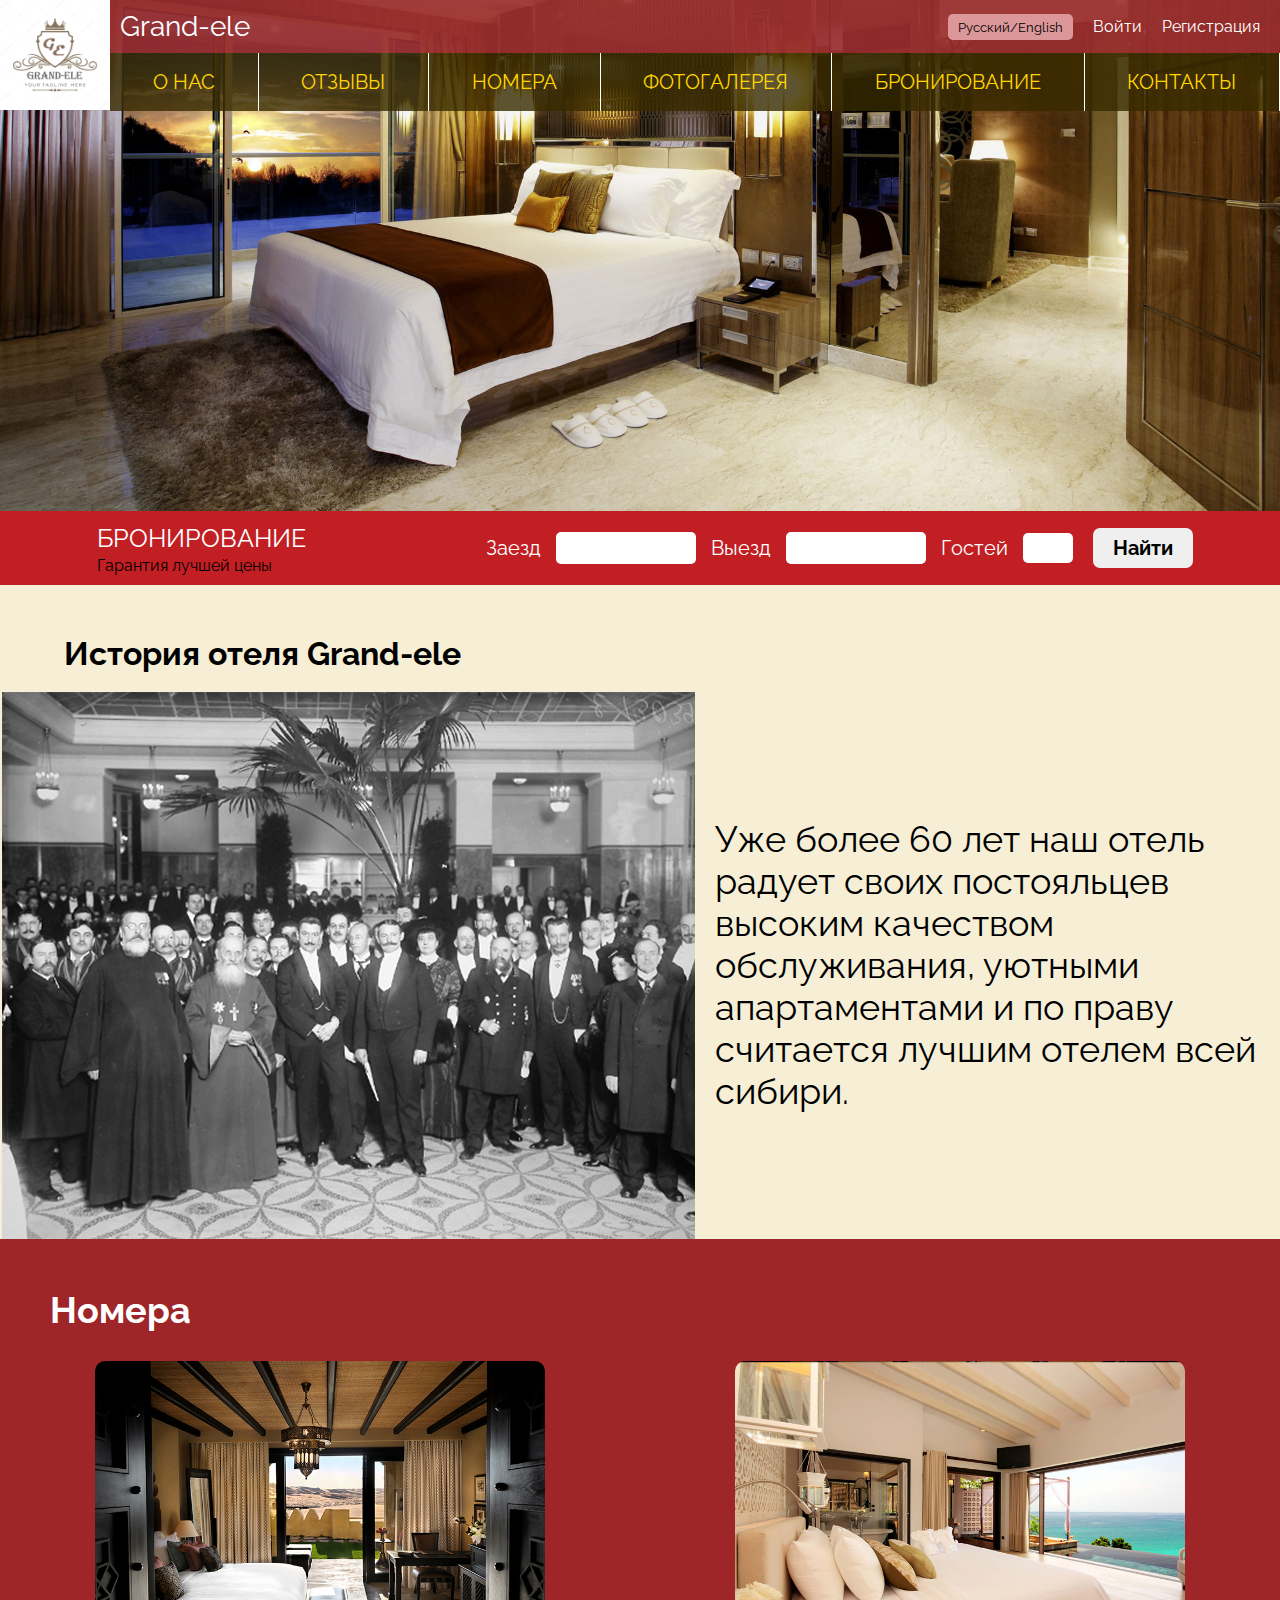
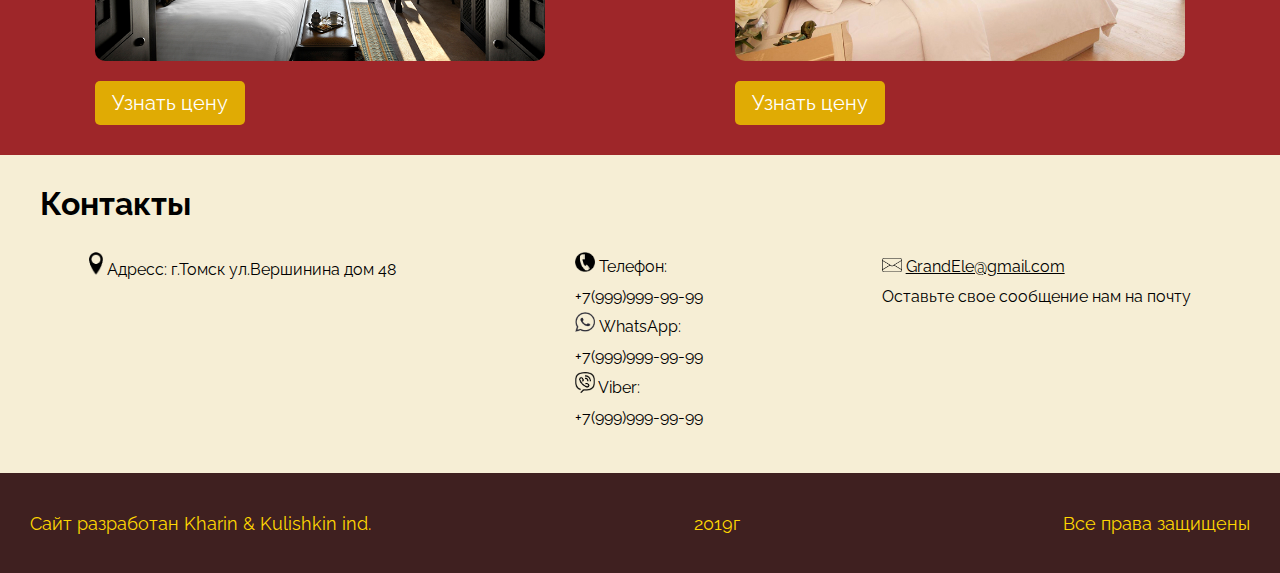
<file: index.html>
<!DOCTYPE html>
<html lang="rus">
<head>
	<meta charset="UTF-8">
	<title>Gand-ele</title>
	<link rel="stylesheet" href="css/main.css" type="text/css">
	<link href="https://fonts.googleapis.com/css?family=Raleway&display=swap" rel="stylesheet">
</head>
<body>
	<header>
		<a href="#"><img class="logo" src="img/Logo.jpg" alt="Logo"></a>
		<nav>
			<div class="header-top">
				<div class="hotel-name">Grand-ele</div>
				<div class="header-right">
					<button class="language">Русский/English</button>
					<div class="auth"><a href="authform.html">Войти</a></div>
					<div class="auth"><a href="regform.html">Регистрация</a></div>
				</div>
			</div>
			<div class="nav-panel">
				<ul>
					<li><a class="nav-link" href="#">О НАС</a></li>
					<li><a class="nav-link" href="#">ОТЗЫВЫ</a></li>
					<li><a class="nav-link" href="rooms.html">НОМЕРА</a></li>
					<li><a class="nav-link" href="#">ФОТОГАЛЕРЕЯ</a></li>
					<li><a class="nav-link" href="#">БРОНИРОВАНИЕ</a></li>
					<li class="border-none"><a class="nav-link" href="#">КОНТАКТЫ</a></li>
				</ul>
			</div>
		</nav>
	</header>
	<section class="book">
		<div class="book-text">
			<span class="bold-text">БРОНИРОВАНИЕ</span>
			<br>
			<span class="small-text">Гарантия лучшей цены</span>
		</div>
		<form action="" class="book-form">
			<div class="form-text">Заезд</div>
			<input class="form-input calendar" type="text">
			<div class="form-text">Выезд</div>
			<input class="form-input calendar" type="text">
			<div class="form-text">Гостей</div>
			<input class="form-input form-number" type="text">
			<button class="book-btn" type="submit">Найти</button>
		</form>
	</section>
	<section class="history">
		<h1>История отеля Grand-ele</h1>
		<div class="content">
			<img src="img/History.jpg" alt="History">
			<div class="history-text">
				Уже более 60 лет наш отель радует своих постояльцев
				высоким качеством обслуживания, уютными
				апартаментами и по праву считается лучшим
				отелем всей сибири.
			</div>
		</div>
	</section>
	<section class="rooms">
		<h1>Номера</h1>
			<div class="content-rooms">
				<div class="room">
					<img src="img/room1.jpg" alt="room">
					<button class="room-btn">
						Узнать цену
					</button>
			</div>
				<div class="room">
					<img src="img/room2.jpg" alt="room">
					<button class="room-btn">
						Узнать цену
					</button>
				</div>
			</div>
	</section>
	<section class="contacts">
		<h1>Контакты</h1>
		<div class="contacts-content">
			<div class="contact-elem">
				<img class="ico-geo" src="img/geoico.png" alt="geo">
				Адресс: г.Томск ул.Вершинина дом 48
			</div>
			<div class="contact-elem max1">
				<img class="ico" src="img/telephoneico.png" alt="tele">
				Телефон: 
				<br>
				+7(999)999-99-99
				<br>
				<img class="ico" src="img/whtasappico.png" alt="what">
				WhatsApp:
				<br>
				 +7(999)999-99-99
				<br>
				<img class="ico" src="img/Viberico.png" alt="what">
				Viber:
				<br>
				 +7(999)999-99-99
			</div>
			<div class="contact-elem">
				<img class="ico" src="img/emailico.png" alt="email">
				<span>GrandEle@gmail.com</span>
				<br>
				Оставьте свое сообщение нам на почту
			</div>
		</div>
	</section>
	<section class="map">
		<script type="text/javascript" charset="utf-8" async src="https://api-maps.yandex.ru/services/constructor/1.0/js/?um=constructor%3Aeaef5f4f166ace2da00974d4bed9f6677b562daaa5a3f68544fbc97f66a0f4d7&amp;width=100%25&amp;height=447&amp;lang=ru_RU&amp;scroll=true"></script>
	</section>
	<footer >
		<div class="text-gold">Сайт разработан Kharin & Kulishkin ind.</div>
		<div class="text-gold">2019г</div>
		<div class="text-gold">Все права защищены</div>
	</footer>
</body>
</html>
</file>
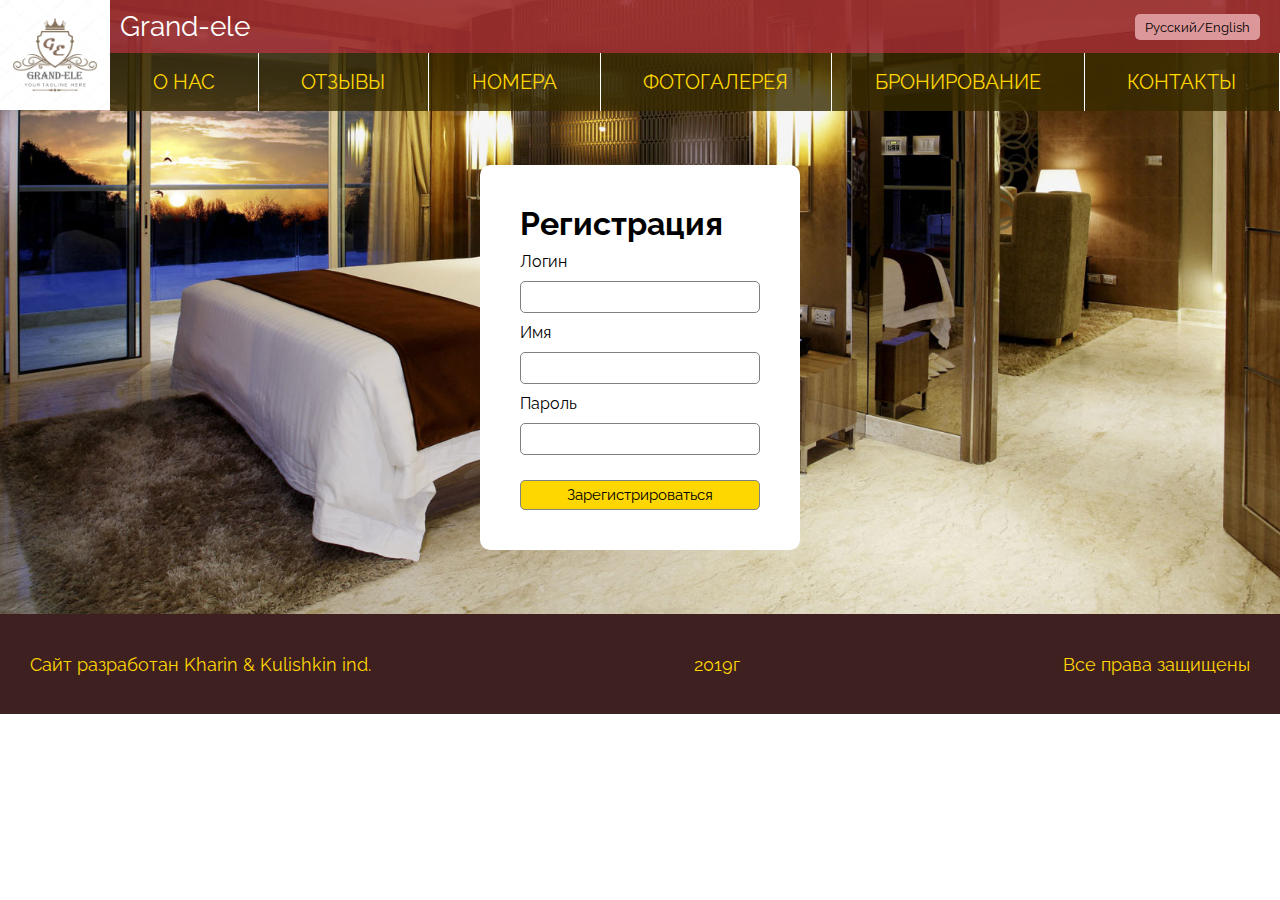
<file: regform.html>
<!DOCTYPE html>
<html lang="rus">
<head>
	<meta charset="UTF-8">
	<title>Gand-ele</title>
	<link rel="stylesheet" href="css/main.css" type="text/css">
	<link rel="stylesheet" href="css/reg.css" type="text/css">
	<link href="https://fonts.googleapis.com/css?family=Raleway&display=swap" rel="stylesheet">
</head>
<body>
	<header>
		<div class="reghed">
			<a href="index.html"><img class="logo" src="img/Logo.jpg" alt="Logo"></a>
		<nav>
			<div class="header-top">
				<div class="hotel-name">Grand-ele</div>
					<button class="language">Русский/English</button>
			</div>
			<div class="nav-panel">
				<ul>
					<li><a class="nav-link" href="#">О НАС</a></li>
					<li><a class="nav-link" href="#">ОТЗЫВЫ</a></li>
					<li><a class="nav-link" href="rooms.html">НОМЕРА</a></li>
					<li><a class="nav-link" href="#">ФОТОГАЛЕРЕЯ</a></li>
					<li><a class="nav-link" href="#">БРОНИРОВАНИЕ</a></li>
					<li class="border-none"><a class="nav-link" href="#">КОНТАКТЫ</a></li>
				</ul>
			</div>
		</nav>
		</div>
			<form class="reg-form" action="">
				<h1>Регистрация</h1>
				<div class="reg-text">Логин</div>
				<input class="reg-input" type="text" name="login">
				<div class="reg-text">Имя</div>
				<input class="reg-input" type="text" name="name">
				<div class="reg-text">Пароль</div>
				<input class="reg-input pass" type="password" name="pass">
				<br>
				<button class="reg-btn">Зарегистрироваться</button>
			</form>
	</header>
		<footer >
		<div class="text-gold">Сайт разработан Kharin & Kulishkin ind.</div>
		<div class="text-gold">2019г</div>
		<div class="text-gold">Все права защищены</div>
	</footer>
</body>
</html>
</file>
<file: css/main.css>
*{
	margin: 0;
	padding: 0;
	box-sizing: border-box;
	font-family: 'Raleway', sans-serif;
}
a{
	text-decoration: none;
}
header{
	width: 100%;
	margin: 0 auto;
	display: flex;
	background-image: url(../img/bgHeader.jpg);
	background-repeat: no-repeat;
	background-position: 50% 100%;
	background-size: 100%;
	padding-bottom: 31%;
}
.header-top{
	display: flex;
	justify-content: space-between;
	background-color: rgba(155,45,48,0.9);
	align-items: center;
}
.header-right{
	display: flex;
	align-items: center;
}
.auth a{
	color: #fff;
	margin-right: 20px;
}
.hotel-name{
	font-size: 28px;
	padding: 10px 10px;
	color: #fff;
}
.logo{
	width: 110px;
	height: 110px;
}
.language{
	background: #db9799;
	border-radius: 5px;
	margin-right: 20px;
	padding: 5px 10px;
	border: none;
	cursor: pointer;
}
.language:hover{
	box-shadow:0 0 10px 5px red;
}
nav{
	flex-grow: 1;
	display: flex;
	flex-direction: column;
}
.nav-panel{
	display: flex;
	background-color: rgba(56,42,0,0.8);
}
.nav-panel ul{
	flex-grow: 1;
	display: flex;
	justify-content: space-around;
	align-items: center;
}
.border-none{
	border: none;
}
.nav-panel ul li{
	list-style: none;
	border-right: 1px solid #fff;
	display: flex;
	flex-grow: 1;
}
.nav-link{
	height: 58px;
	color: #ffd700;
	font-size: 20px;
	font-style: bold;
	display: flex;
	align-items: center;
	justify-content: center;
	flex-grow: 1;
	transition: color .1s  linear;
}
.nav-link:hover{
	color: #c21f24;
}
/* бронирование*/
.book{
	background-color: #c21f24;
	display: flex;
	align-items: center;
	justify-content: space-around;
}
.book-text{
	padding: 10px 30px;
}
.bold-text{
	color: #fff;
	font-size: 25px;
	line-height: 35px;
}
.book-form{
	display: flex;
}
.form-text{
	color: #fff;
	font-size: 20px;
	font-style: bold;
	padding: 15px;
}
.form-input{
	border-radius: 5px;
	border: none;
	width: 140px;
	margin: auto;
	padding: 7px;
}
.calendar{
	text-align: center;
	font-size: 15px;
}
.form-number{
	width: 50px;
	text-align: center;
}
.book-btn{
	font-size: 20px;
	border-radius: 7px;
	border: none;
	font-weight: bold;
	padding: 8px 20px;
	margin: auto 20px;
	cursor: pointer;
}
.book-btn:hover{
	background-color: #d4d4d4;
}
.history{
	background-color: #f6eed5;
}
.history h1{
	padding: 50px 0px 20px 5%;
}
.content{
	display: flex;
}
.history-img{
	border-radius: 10px;
	width: 400px;
	margin: 20px 0 40px 5%;
}
.history-text{
	font-size: 36px;
	padding: 0 20px 0 20px;
	max-width: 50%;
	display: flex;
	align-items: center;
}
/*комнаты*/
.rooms{
	background-color: #9e2629;
}
.rooms h1{
	color: #fff;
	font-size: 36px;
	font-weight: bold;
	padding: 50px 0 30px 50px;
}
.content-rooms{
	display: flex;
	align-items: center;
	justify-content: space-around;
}
.room{
	display: flex;
	flex-direction: column;
}
.room img{
	width: 450px;
	margin-bottom: 20px;
	border-radius: 10px;
}
.room-btn{
	width: 150px;
	background-color: #e0ab04;
	border: none;
	border-radius: 5px;
	font-size: 20px;
	color: #fff;
	padding: 10px;
	cursor: pointer;
	margin-bottom: 30px;
	transition: .2s all linear;
}
.room-btn:hover{
	background-color: #f4b900;
}
/*контакты*/
.contacts{
	background-color: #f6eed5;
}
.contacts h1{
	padding: 30px 0 20px 40px;
}
.ico{
	width: 20px;
}
.ico-geo{
	width: 14px;
}
.contacts-content{
	display: flex;
	justify-content: space-around;
	padding-bottom: 30px;
}
.contact-elem{
	padding: 10px;
	line-height: 30px;
}
.contact-elem span{
	text-decoration: underline;
}
footer{
	background-color: #3f2020;
	height: 100px;
	flex-shrink: 0;
	display: flex;
	align-items: center;
	justify-content: space-between;
}
.text-gold{
	color: #ffd700;
	font-size: 18px;
	padding-left: 30px;
	padding-right: 30px;
}
</file>
<file: css/reg.css>
.reghed{
	display: flex;
}
header{
	flex-direction: column;
	padding-bottom: 5%;
	background-size: 120%;
}
.reg-form{
	align-self: center;
	margin-top: 4%;
	background-color: #fff;
	border-radius: 10px;
	padding: 40px 40px;
	width: 25%;
	min-width: 300px;
}
.reg-form h1{
	margin-bottom: 10px;
}
.reg-input{
	border-radius: 5px;
	border: 1px solid grey;
	padding: 7px 10px;
	margin: 10px 0;
	width: 100%;
}
.reg-btn{
	border-radius: 5px;
	border: 1px solid grey;
	background-color: #ffd700;
	font-size: 15px;
	padding: 5px 10px;
	margin-top: 15px;
	width: 100%;
	transition: all .2s linear;
	cursor: pointer;
}
.reg-btn:hover{
	background-color: #ffef00;
}
.pass{
	font-weight: bold;
}
.right{
	color: red;
	font-size: 10px;
	text-align: right
}
</file>
